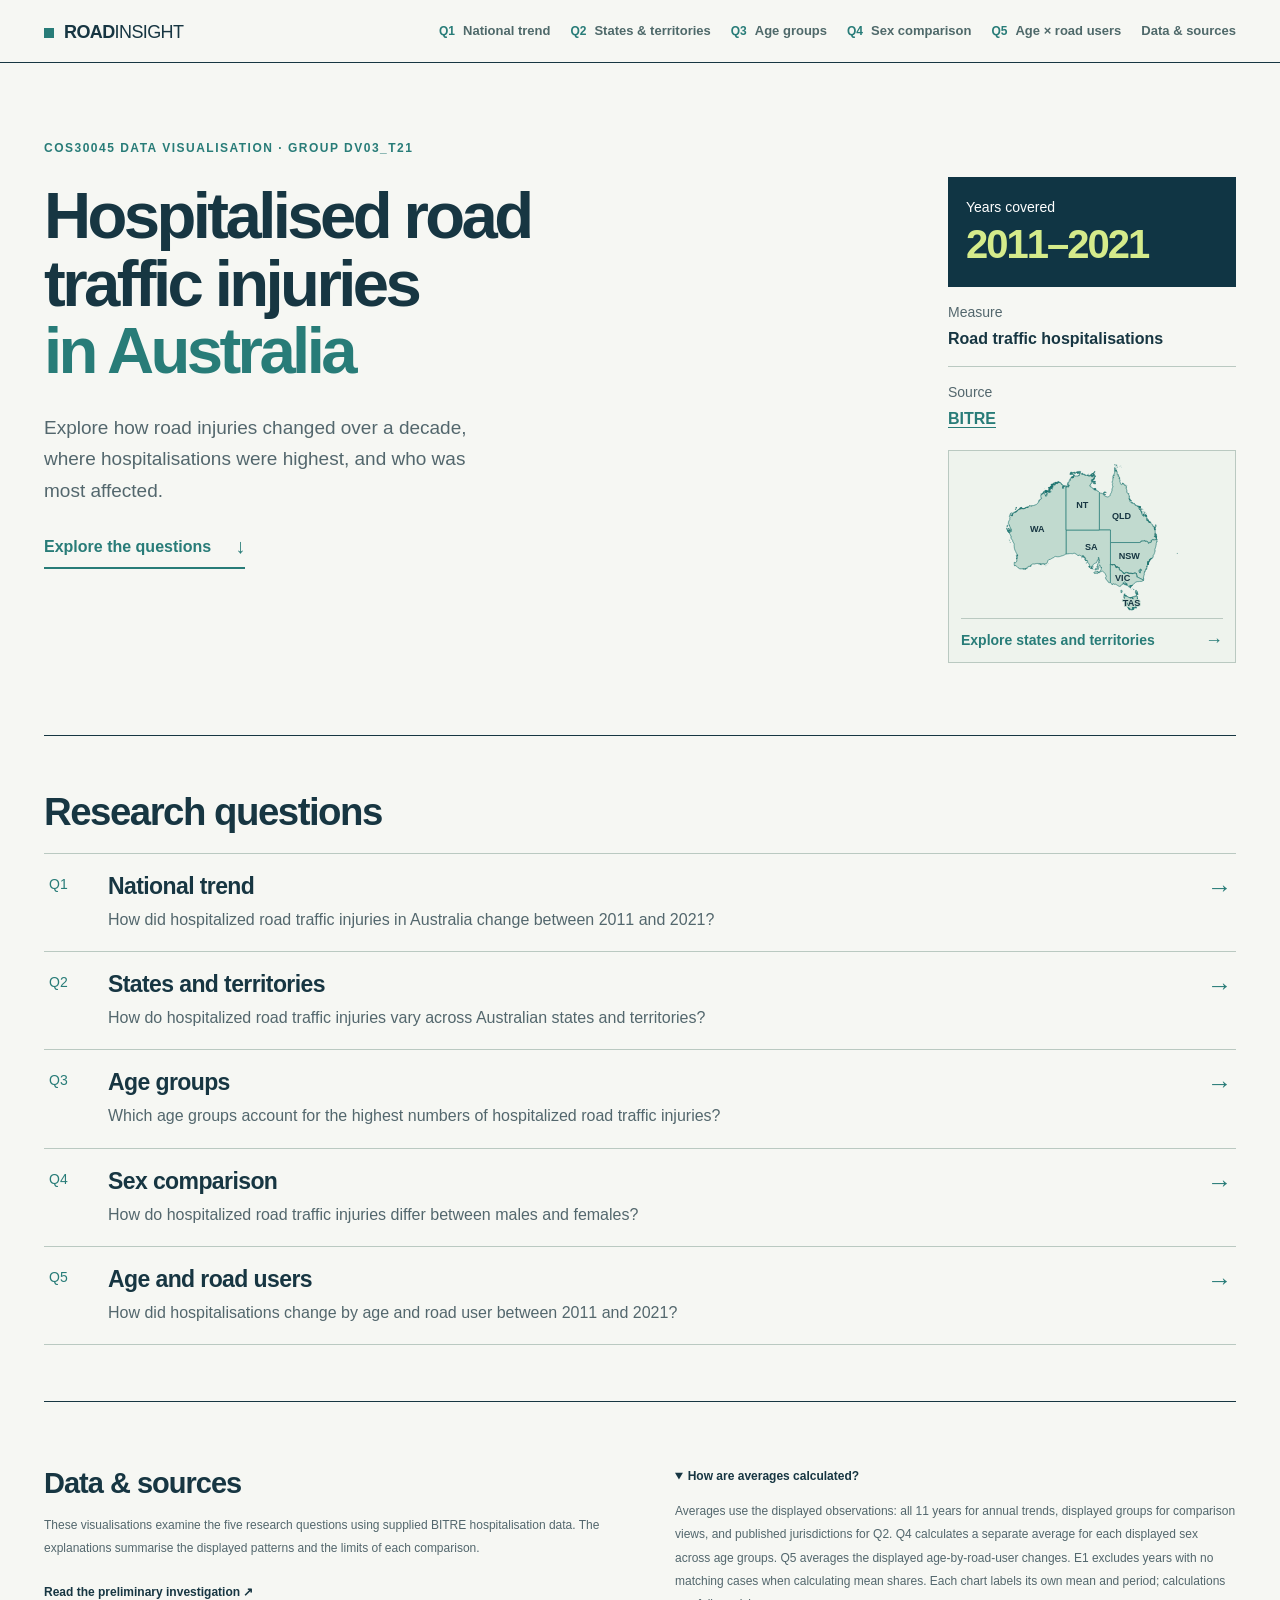
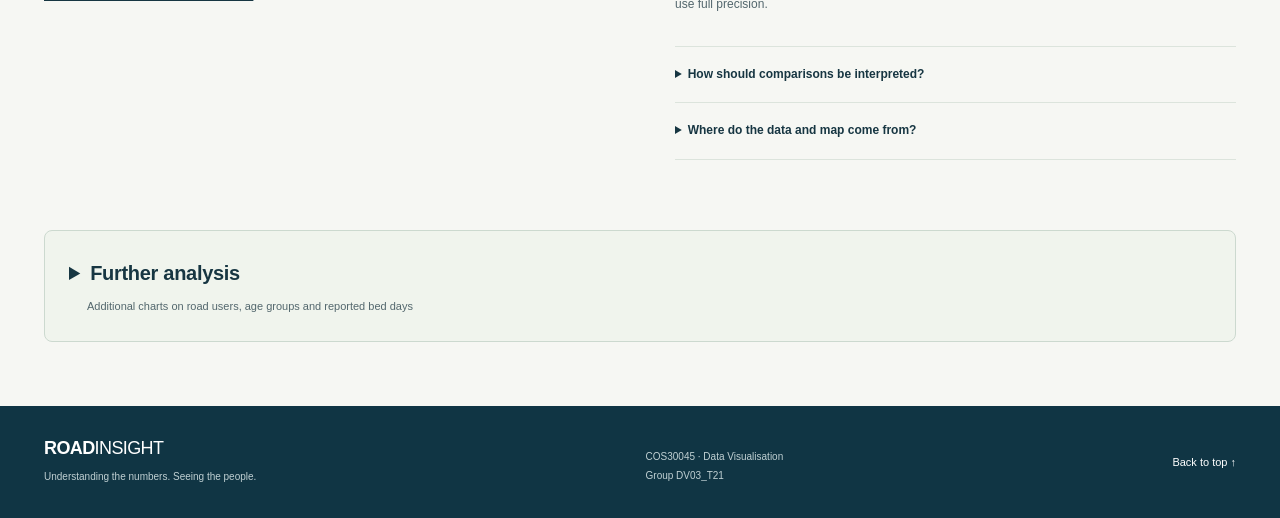
<file: index.html>
<!doctype html>
<html lang="en" data-asset-version="bff4a28940ac">
<head>
  <meta charset="utf-8">
  <meta name="viewport" content="width=device-width, initial-scale=1">
  <meta name="description" content="Explore five research questions about hospitalised road traffic injuries in Australia through interactive charts and an Australia map, using BITRE hospitalisation data.">
  <meta name="theme-color" content="#103544">
  <title>Road Injury Research | DV03_T21</title>
  <link rel="stylesheet" href="css/style.css?v=bff4a28940ac">
  <script src="assets/vendor/d3.v7.min.js?v=bff4a28940ac" defer></script>
  <script src="js/global-filters.js?v=bff4a28940ac" defer></script>
  <script src="js/d3-charts.js?v=bff4a28940ac" defer></script>
  <script src="js/main.js?v=bff4a28940ac" defer></script>
</head>
<body>
  <a class="skip-link" href="#main">Skip to research questions</a>
  <nav class="question-nav" aria-label="Research questions">
    <div class="wrap nav-inner">
      <a class="site-brand" href="#home" aria-label="Road Insight home"><span class="brand">ROAD<span>INSIGHT</span></span></a>
      <div class="nav-links">
        <a href="#q1"><span>Q1</span> National trend</a>
        <a href="#q2"><span>Q2</span> States &amp; territories</a>
        <a href="#q3"><span>Q3</span> Age groups</a>
        <a href="#q4"><span>Q4</span> Sex comparison</a>
        <a href="#q5"><span>Q5</span> Age × road users</a>
        <a href="#sources">Data &amp; sources</a>
      </div>
    </div>
  </nav>
  <header class="page-heading" id="home">
    <div class="wrap hero-layout">
      <div class="hero-copy">
        <p class="eyebrow">COS30045 DATA VISUALISATION · GROUP DV03_T21</p>
        <h1 class="hero-title">Hospitalised road<br> traffic injuries<br> <span>in Australia</span></h1>
        <p class="header-description">Explore how road injuries changed over a decade, where hospitalisations were highest, and who was most affected.</p>
        <a class="hero-link" href="#research-questions">Explore the questions <span aria-hidden="true">↓</span></a>
      </div>
      <aside class="hero-context" aria-label="About this research">
        <div class="hero-years"><span>Years covered</span><strong>2011–2021</strong></div>
        <dl class="hero-facts">
          <div><dt>Measure</dt><dd>Road traffic hospitalisations</dd></div>
          <div><dt>Source</dt><dd><a href="#sources">BITRE</a></dd></div>
        </dl>
        <a class="hero-map-link" href="#q2">
          <span class="hero-map-art" id="hero-map" aria-hidden="true"></span>
          <span class="hero-map-caption">Explore states and territories <span aria-hidden="true">→</span></span>
        </a>
      </aside>
    </div>
  </header>
  <main class="wrap" id="main">
    <section class="question-directory" id="research-questions" aria-labelledby="research-questions-title">
      <h2 id="research-questions-title">Research questions</h2>
      <ol class="question-list">
        <li><a href="#q1"><span class="question-number">Q1</span><div><h3>National trend</h3><p>How did hospitalized road traffic injuries in Australia change between 2011 and 2021?</p></div><span class="question-arrow" aria-hidden="true">→</span></a></li>
        <li><a href="#q2"><span class="question-number">Q2</span><div><h3>States and territories</h3><p>How do hospitalized road traffic injuries vary across Australian states and territories?</p></div><span class="question-arrow" aria-hidden="true">→</span></a></li>
        <li><a href="#q3"><span class="question-number">Q3</span><div><h3>Age groups</h3><p>Which age groups account for the highest numbers of hospitalized road traffic injuries?</p></div><span class="question-arrow" aria-hidden="true">→</span></a></li>
        <li><a href="#q4"><span class="question-number">Q4</span><div><h3>Sex comparison</h3><p>How do hospitalized road traffic injuries differ between males and females?</p></div><span class="question-arrow" aria-hidden="true">→</span></a></li>
        <li><a href="#q5"><span class="question-number">Q5</span><div><h3>Age and road users</h3><p>How did hospitalisations change by age and road user between 2011 and 2021?</p></div><span class="question-arrow" aria-hidden="true">→</span></a></li>
      </ol>
    </section>
    <noscript><p class="notice">Enable JavaScript to open the interactive questions. The original source workbooks are available below.</p></noscript>
    <div class="research-workspace" id="research-workspace" hidden>
      <a class="question-view-return" href="#research-questions">← All research questions</a>
      <div class="research-content">
    <section class="question-section" id="q1" aria-labelledby="heading-q1">
      <div class="question-heading"><p class="eyebrow">QUESTION 01 / NATIONAL TREND</p><h2 id="heading-q1">How did hospitalized road traffic injuries in Australia change between 2011 and 2021?</h2><p class="question-intro">Choose a year to highlight it in the 2011–2021 trend. Select a bar to compare its count with the average.</p></div>
      <div class="question-layout ">
        <div class="chart-frame">
      <p class="chart-filter-scope">2011–2021 · Source: BITRE</p><div class="chart-toolbar"><p class="chart-instruction"><span class="selection-dot"></span> Click or tap to highlight <span class="average-key">– – Average</span></p><label class="chart-year"><span>Year</span><select data-chart-year="q1" aria-label="Year for question 1" disabled><option value="all">All years</option></select></label></div>
      <div class="chart-host" id="chart-q1" data-chart="q1" aria-label="Annual hospitalisations · Australia · 2011–2021"><p class="loading-message">Loading interactive chart…</p></div>

      <p class="chart-caption">Annual hospitalisations · Australia · 2011–2021 · Source: BITRE</p>
    </div>
        <aside class="explanation-panel" aria-label="Chart analysis"><h3 class="analysis-title">Chart Analysis</h3><p class="analysis-kicker">Key finding · 2011–2021</p><div class="selection-insight"><p class="selection-insight-label"><span aria-hidden="true">●</span> SELECTED DETAIL</p><div class="chart-readout" id="readout-q1" aria-live="polite" aria-atomic="true">Select a mark to explore its value.</div></div><div class="chart-explanation" data-explanation-key="q1"><p>Hospitalisations for road traffic injuries increased from 34,033 in 2011 to 39,505 in 2021, an overall rise of 16.1%. The highest annual count was 39,866 in 2019. Counts fell to 37,966 in 2020 before increasing again in 2021.</p><p>The dashed line shows the annual average of 37,353.1 hospitalisations across the 11 years. The figures show a generally upward trend with a decline in 2020; they do not establish what caused the changes.</p></div></aside>
        <div class="data-disclosure question-tools">
          <button type="button" class="download-data" data-download="q1">Download CSV</button>
          <details><summary>View chart data</summary><div class="data-table-wrap" id="table-q1"></div></details>
          <nav class="question-pager" aria-label="Navigate from question 1">
            <a href="#research-questions">← Back · Research questions</a>
            <a href="#q2">Next · Q2 →</a>
          </nav>
        </div>
      </div>
    </section><section class="question-section" id="q2" aria-labelledby="heading-q2">
      <div class="question-heading"><p class="eyebrow">QUESTION 02 / STATES &amp; TERRITORIES</p><h2 id="heading-q2">How do hospitalized road traffic injuries vary across Australian states and territories?</h2><p class="question-intro">Compare published hospitalisation counts across Australian states and territories for 2011–2021.</p></div>
      <div class="question-layout">
        <div class="chart-frame">
      <p class="chart-filter-scope">2011–2021 · Source: BITRE</p><div class="chart-toolbar"><p class="chart-instruction"><span class="selection-dot"></span> Click or tap to highlight <span class="average-key">– – Average</span></p><label class="chart-year"><span>Year</span><select data-chart-year="q2" aria-label="Year for question 2" disabled><option value="all">All years</option></select></label></div>
      <div class="chart-host" id="chart-q2" data-chart="q2" aria-label="Hospitalisations by state and territory · 2021"><p class="loading-message">Loading interactive chart…</p></div>

      <p class="chart-caption">Hospitalisations by state and territory · 2021 · Source: BITRE</p>
    </div>
        <aside class="explanation-panel" aria-label="Chart analysis"><h3 class="analysis-title">Chart Analysis</h3><p class="analysis-kicker">Key finding · 2011–2021</p><div class="selection-insight"><p class="selection-insight-label"><span aria-hidden="true">●</span> SELECTED DETAIL</p><div class="chart-readout" id="readout-q2" aria-live="polite" aria-atomic="true">Select a mark to explore its value.</div></div><div class="chart-explanation" data-explanation-key="q2"><p>In 2021, Victoria recorded 11,130 hospitalisations, followed by Queensland with 10,447 and New South Wales with 9,003. Together, these jurisdictions accounted for 77.4% of the national count. The Northern Territory and Australian Capital Territory recorded 710 and 740 respectively.</p><p>Darker map shading represents a higher count. These totals are not adjusted for population or travel exposure, so differences between jurisdictions should not be interpreted as differences in individual risk.</p></div></aside>
        <div class="data-disclosure question-tools">
          <button type="button" class="download-data" data-download="q2">Download CSV</button>
          <details><summary>View chart data</summary><div class="data-table-wrap" id="table-q2"></div></details>
          <nav class="question-pager" aria-label="Navigate from question 2">
            <a href="#q1">← Back · Q1</a>
            <a href="#q3">Next · Q3 →</a>
          </nav>
        </div>
      </div>
    </section><section class="question-section" id="q3" aria-labelledby="heading-q3">
      <div class="question-heading"><p class="eyebrow">QUESTION 03 / AGE GROUPS</p><h2 id="heading-q3">Which age groups account for the highest numbers of hospitalized road traffic injuries?</h2></div>
      <div class="question-layout">
        <div class="chart-frame">
      <p class="chart-filter-scope">2011–2021 · Source: BITRE</p>
      <div class="q3-age-buttons" id="q3-age-buttons" role="group" aria-label="Explore a road-user breakdown by age" hidden></div>
      <div class="chart-toolbar"><p class="chart-instruction"><span class="selection-dot"></span> Click or tap to highlight <span class="average-key">– – Average</span></p><label class="chart-year"><span>Year</span><select data-chart-year="q3" aria-label="Year for question 3" disabled><option value="all">All years</option></select></label></div>
      <div class="chart-host" id="chart-q3" data-chart="q3" aria-label="Hospitalisations by age group · 2021"><p class="loading-message">Loading interactive chart…</p></div>

      <p class="chart-caption">Hospitalisations by age group · 2021 · Source: BITRE</p>
    </div>
        <aside class="explanation-panel" aria-label="Chart analysis"><h3 class="analysis-title">Chart Analysis</h3><p class="analysis-kicker" id="q3-analysis-period">Key finding · 2021</p><div class="selection-insight"><p class="selection-insight-label"><span aria-hidden="true">●</span> SELECTED DETAIL</p><div class="chart-readout" id="readout-q3" aria-live="polite" aria-atomic="true">Select a mark to explore its value.</div></div><p class="explanation-context">The explanation follows the selected chart view.</p><div class="chart-explanation" data-explanation-key="q3"><p>In 2021, people aged 40–64 recorded the highest count at 13,026 hospitalisations, followed by those aged 26–39 with 9,423 and 17–25 with 8,010. Together, these groups accounted for 77.1% of the national count.</p><p>The age bands have unequal widths. Counts describe the distribution of hospitalisations across the reported groups and do not measure age-specific risk.</p></div></aside>
        <div class="data-disclosure question-tools">
          <button type="button" class="download-data" data-download="q3">Download CSV</button>
          <details><summary>View chart data</summary><div class="data-table-wrap" id="table-q3"></div></details>
          <nav class="question-pager" aria-label="Navigate from question 3">
            <a href="#q2">← Back · Q2</a>
            <a href="#q4">Next · Q4 →</a>
          </nav>
        </div>
      </div>
    </section><section class="question-section" id="q4" aria-labelledby="heading-q4">
      <div class="question-heading"><p class="eyebrow">QUESTION 04 / SEX COMPARISON</p><h2 id="heading-q4">How do hospitalized road traffic injuries differ between males and females?</h2><p class="question-intro">Compare male and female hospitalisation counts across age groups from 2011 to 2021. Male bars extend left and female bars extend right.</p></div>
      <div class="question-layout ">
        <div class="chart-frame">

      <p class="chart-filter-scope">2011–2021 · Source: BITRE</p><div class="chart-toolbar"><p class="chart-instruction"><span class="selection-dot"></span> Click or tap to highlight <span class="average-key">– – Average</span></p><label class="chart-year"><span>Year</span><select data-chart-year="q4" aria-label="Year for question 4" disabled><option value="all">All years</option></select></label></div>
      <div class="chart-host" id="chart-q4" data-chart="q4" aria-label="Hospitalisations by age group and sex"><p class="loading-message">Loading interactive chart…</p></div>

      <p class="chart-caption">Hospitalisations by age group and sex · Source: BITRE</p>
    </div>
        <aside class="explanation-panel" aria-label="Chart analysis"><h3 class="analysis-title">Chart Analysis</h3><p class="analysis-kicker">Key finding · 2011–2021</p><div class="selection-insight"><p class="selection-insight-label"><span aria-hidden="true">●</span> SELECTED DETAIL</p><div class="chart-readout" id="readout-q4" aria-live="polite" aria-atomic="true">Select a mark to explore its value.</div></div><p class="explanation-context">The mirrored bars compare male and female counts across age groups for 2011–2021.</p><div class="chart-explanation" data-explanation-key="q4"><p>Across 2011–2021, males recorded 266,763 hospitalisations and females recorded 144,106. Males accounted for 64.9% of the combined male and female count. A further 15 cases were recorded as Other / not recorded and are excluded from the male/female comparison.</p><p>The mirrored bars compare male and female counts within each age group, making the size of the difference easier to see. Counts are not adjusted for population size or travel exposure and do not measure individual risk.</p></div></aside>
        <div class="data-disclosure question-tools">
          <button type="button" class="download-data" data-download="q4">Download CSV</button>
          <details><summary>View chart data</summary><div class="data-table-wrap" id="table-q4"></div></details>
          <nav class="question-pager" aria-label="Navigate from question 4">
            <a href="#q3">← Back · Q3</a>
            <a href="#q5">Next · Q5 →</a>
          </nav>
        </div>
      </div>
    </section><section class="question-section" id="q5" aria-labelledby="heading-q5">
      <div class="question-heading"><p class="eyebrow">QUESTION 05 / AGE &amp; ROAD USERS</p><h2 id="heading-q5">How did hospitalisations change by age and road user between 2011 and 2021?</h2><p class="question-intro">Choose a year to compare hospitalisations with 2011 for each age and road-user group. Positive values indicate increases; negative values indicate decreases.</p></div>
      <div class="question-layout ">
        <div class="chart-frame">
      <p class="chart-filter-scope">2011–2021 · Source: BITRE</p><div class="chart-toolbar"><p class="chart-instruction"><span class="selection-dot"></span> Click or tap to highlight <span class="average-key">– – Average</span></p><label class="chart-year"><span>Comparison year</span><select data-chart-year="q5" aria-label="Comparison year for question 5" disabled><option value="all">2011–2021</option></select></label></div>
      <div class="chart-host" id="chart-q5" data-chart="q5" aria-label="Change in hospitalisations by age and road user · 2021 minus 2011"><p class="loading-message">Loading interactive chart…</p></div>

      <p class="chart-caption">Change in hospitalisations · 2021 minus 2011 · Source: BITRE</p>
    </div>
        <aside class="explanation-panel" aria-label="Chart analysis"><h3 class="analysis-title">Chart Analysis</h3><p class="analysis-kicker">Key finding · 2011–2021</p><div class="selection-insight"><p class="selection-insight-label"><span aria-hidden="true">●</span> SELECTED DETAIL</p><div class="chart-readout" id="readout-q5" aria-live="polite" aria-atomic="true">Select a mark to explore its value.</div></div><div class="chart-explanation" data-explanation-key="q5"><p>Between 2011 and 2021, the largest increase shown was 1,376 hospitalisations among cyclists aged 40–64. Cyclist counts also increased among people aged 65–74 and 75 and over. Pedestrians aged 17–25 recorded the largest decrease, with 194 fewer hospitalisations.</p><p>Each cell shows the later-year count minus the 2011 count. The color scale distinguishes increases from decreases. These changes are not adjusted for population ageing or travel exposure.</p></div></aside>
      </div>
      <section class="q5-trend-detail" id="q5-trend-detail" aria-labelledby="q5-trend-title" hidden>
        <div class="q5-trend-panel">
          <h3 id="q5-trend-title">How did this group change over time?</h3>
          <p id="q5-trend-context" aria-live="polite"></p>
          <div id="q5-trend"></div>
          <p class="q5-trend-note">Select a heatmap cell to change the group. The dashed line marks zero change from 2011.</p>
        </div>
        <div class="q5-trend-panel">
          <h3 id="q5-comparison-title">Compare hospitalisations</h3>
          <p id="q5-comparison-context"></p>
          <table class="q5-comparison" aria-labelledby="q5-comparison-title q5-comparison-context">
            <thead><tr><th scope="col">Road user</th><th scope="col">2011 baseline</th><th scope="col" id="q5-comparison-year"></th><th scope="col">Change</th></tr></thead>
            <tbody id="q5-comparison-rows"></tbody>
          </table>
          <p class="q5-trend-note">Change is the comparison-year count minus the 2011 count.</p>
        </div>
      </section>
      <div class="data-disclosure question-tools">
        <button type="button" class="download-data" data-download="q5">Download CSV</button>
        <details><summary>View chart data</summary><div class="data-table-wrap" id="table-q5"></div></details>
        <nav class="question-pager" aria-label="Navigate from question 5">
          <a href="#q4">← Back · Q4</a>
          <a href="#sources">Next · Data &amp; sources →</a>
        </nav>
      </div>
    </section>
      </div>
    </div>
    <section class="sources-section" id="sources" aria-labelledby="sources-title"><div><h2 id="sources-title">Data &amp; sources</h2><p>These visualisations examine the five research questions using supplied BITRE hospitalisation data. The explanations summarise the displayed patterns and the limits of each comparison.</p><a class="text-link" href="Yibo%20data/Preliminary%20Investigation%20and%20Sorting%20of%20Projects.pdf" target="_blank" rel="noopener">Read the preliminary investigation ↗</a></div><div>
      <details open><summary>How are averages calculated?</summary><p>Averages use the displayed observations: all 11 years for annual trends, displayed groups for comparison views, and published jurisdictions for Q2. Q4 calculates a separate average for each displayed sex across age groups. Q5 averages the displayed age-by-road-user changes. E1 excludes years with no matching cases when calculating mean shares. Each chart labels its own mean and period; calculations use full precision.</p></details>
      <details><summary>How should comparisons be interpreted?</summary><p>These are counts and shares, rather than population-standardised or exposure-adjusted risks. Age bands have unequal widths. The map labels suppressed values as not published. Jurisdiction totals can differ from national totals because of unrecorded or migratory/offshore residence. Q4 compares male and female counts; Other / not recorded cases are disclosed separately and are not included in the mirrored comparison. Bed days measure hospital resource use and are not a direct measure of injury severity.</p><p>The source notes a series break for Victoria from 2012 and New South Wales from June 2017. These changes should be considered when interpreting national trends.</p></details>
      <details><summary>Where do the data and map come from?</summary><ul class="source-links"><li><a href="Yibo%20data/Dataset/hospitalisation_injury_publication_sep2023.xlsx" download>National hospitalisation workbook <span>XLSX ↓</span></a></li><li><a href="Yibo%20data/Dataset/state-and-territory-hospitalisation-injury-publication-2023.xlsx" download>State & territory workbook <span>XLSX ↓</span></a></li><li><a href="data/global-data.json" download>Shared filter values and source references <span>JSON ↓</span></a></li><li><a href="https://github.com/rowanhogan/australian-states" target="_blank" rel="noopener">Australian state boundaries ↗</a></li></ul><p>Chart values are extracted from the supplied workbooks. “Vehicle occupants” combines car, heavy-transport, pick-up/van and bus occupants. Map geometry is used only to draw boundaries; hospitalisation values come from the supplied BITRE workbook.</p></details>
      </div>
    <details class="supplementary" id="further-analysis"><summary>Further analysis <span>Additional charts on road users, age groups and reported bed days</span></summary><div class="supplementary-content"><article class="question-section supplementary-question" id="e1" aria-labelledby="heading-e1"><div class="question-heading"><p class="eyebrow">E1 / FURTHER ANALYSIS</p><h3 id="heading-e1">How did the share of hospitalisations change across road-user groups?</h3></div><div class="question-layout"><div class="chart-frame">
      <p class="chart-filter-scope">2011–2021 · Source: BITRE</p><div class="chart-toolbar"><p class="chart-instruction"><span class="selection-dot"></span> Click or tap to highlight <span class="average-key">– – Average</span></p><button type="button" class="reset-chart" data-reset="e1">Reset selection</button></div>
      <div class="chart-host" id="chart-e1" data-chart="e1" aria-label="Road-user share of national hospitalisations (%) · 2011–2021"><p class="loading-message">Loading interactive chart…</p></div>
      <div class="chart-readout" id="readout-e1" aria-live="polite" aria-atomic="true">Select a mark to explore its value.</div>
      <p class="chart-caption">Road-user share of national hospitalisations (%) · 2011–2021 · Source: BITRE</p>
      <details class="data-disclosure"><summary>View values and download data</summary><div class="data-table-wrap" id="table-e1"></div><button type="button" class="download-data" data-download="e1">Download CSV ↓</button></details>
    </div><aside class="explanation-panel"><p class="eyebrow">CHART ANALYSIS</p><div class="chart-explanation" data-explanation-key="e1"><p>The cyclist share of hospitalisations rose from 15.8% in 2011 to 21.9% in 2020, before falling to 20.7% in 2021. The 2021 share remained above both 2011 and 2019, when it was 18.3%.</p><p>Over the same period, the vehicle-occupant share fell from approximately 52.0% to 49.4%, while the motorcyclist share remained around 22–23%. A change in share reflects a group's position within the annual total and does not necessarily mean its count changed in the same direction.</p></div></aside></div></article><article class="question-section supplementary-question" id="e3a" aria-labelledby="heading-e3a"><div class="question-heading"><p class="eyebrow">E3A / FURTHER ANALYSIS</p><h3 id="heading-e3a">Do road users with more hospitalisations also account for more bed days?</h3></div><div class="question-layout"><div class="chart-frame">
      <p class="chart-filter-scope">2011–2021 · Source: BITRE</p><div class="chart-toolbar"><p class="chart-instruction"><span class="selection-dot"></span> Click or tap to highlight <span class="average-key">– – Average</span></p><button type="button" class="reset-chart" data-reset="e3a">Reset selection</button></div>
      <div class="chart-host" id="chart-e3a" data-chart="e3a" aria-label="Shares of hospitalisations and bed days (%) · 2016–2021"><p class="loading-message">Loading interactive chart…</p></div>
      <div class="chart-readout" id="readout-e3a" aria-live="polite" aria-atomic="true">Select a mark to explore its value.</div>
      <p class="chart-caption">Shares of hospitalisations and bed days (%) · 2016–2021 · Source: BITRE</p>
      <details class="data-disclosure"><summary>View values and download data</summary><div class="data-table-wrap" id="table-e3a"></div><button type="button" class="download-data" data-download="e3a">Download CSV ↓</button></details>
    </div><aside class="explanation-panel"><p class="eyebrow">CHART ANALYSIS</p><div class="chart-explanation" data-explanation-key="e3a"><p>During 2016–2021, cyclists accounted for 19.02% of hospitalisations but 11.13% of bed days. Pedestrians accounted for 6.49% of hospitalisations and 13.14% of bed days, while motorcyclists accounted for 22.27% and 25.02% respectively.</p><p>A higher bed-day share than hospitalisation share indicates a longer average hospital stay relative to the overall average. Bed days measure hospital resource use; they do not provide a complete measure of injury severity because length of stay also depends on treatment, other health conditions, and discharge arrangements.</p></div></aside></div></article><article class="question-section supplementary-question" id="e3b" aria-labelledby="heading-e3b"><div class="question-heading"><p class="eyebrow">E3B / FURTHER ANALYSIS</p><h3 id="heading-e3b">Do age groups with more hospitalisations also account for more bed days?</h3></div><div class="question-layout"><div class="chart-frame">
      <p class="chart-filter-scope">2011–2021 · Source: BITRE</p><div class="chart-toolbar"><p class="chart-instruction"><span class="selection-dot"></span> Click or tap to highlight <span class="average-key">– – Average</span></p><button type="button" class="reset-chart" data-reset="e3b">Reset selection</button></div>
      <div class="chart-host" id="chart-e3b" data-chart="e3b" aria-label="Shares of hospitalisations and bed days (%) · 2016–2021"><p class="loading-message">Loading interactive chart…</p></div>
      <div class="chart-readout" id="readout-e3b" aria-live="polite" aria-atomic="true">Select a mark to explore its value.</div>
      <p class="chart-caption">Shares of hospitalisations and bed days (%) · 2016–2021 · Source: BITRE</p>
      <details class="data-disclosure"><summary>View values and download data</summary><div class="data-table-wrap" id="table-e3b"></div><button type="button" class="download-data" data-download="e3b">Download CSV ↓</button></details>
    </div><aside class="explanation-panel"><p class="eyebrow">CHART ANALYSIS</p><div class="chart-explanation" data-explanation-key="e3b"><p>During 2016–2021, people aged 40–64 accounted for the largest shares of hospitalisations (32.82%) and bed days (34.17%). People aged 65–74 accounted for 7.31% of hospitalisations and 11.18% of bed days; those aged 75 and over accounted for 6.23% and 13.29% respectively.</p><p>The larger bed-day shares among older groups indicate longer average hospital stays relative to the overall average. By comparison, people aged 8–16 accounted for 6.61% of hospitalisations and 3.53% of bed days. These differences describe hospital resource use and should not be treated as direct measures of injury severity.</p></div></aside></div></article></div></details>
    </section>
  </main>
  <footer class="site-footer"><div class="wrap footer-inner"><div><span class="brand">ROAD<span>INSIGHT</span></span><p>Understanding the numbers. Seeing the people.</p></div><p>COS30045 · Data Visualisation<br>Group DV03_T21</p><a href="#" class="back-top">Back to top ↑</a></div></footer>
</body>
</html>
</file>
<file: css/style.css>
/* Theme and base elements. */
:root {
  color-scheme: light;
  font-family: "Segoe UI", Arial, sans-serif;
  color: #173642; background: #f6f7f3;
  --ink: #173642; --muted: #53676d; --line: #dce4dc;
  --teal: #287c78; --orange: #d35c27; --lime: #d5eb8b;
}
* { box-sizing: border-box; }
html { scroll-behavior: smooth; scroll-padding-top: 94px; }
body { margin: 0; }
button, input { font: inherit; }
button, summary { cursor: pointer; }
a { color: inherit; }
button:focus-visible, a:focus-visible, summary:focus-visible { outline: 3px solid #bd571e; outline-offset: 5px; }
/* Page layout and header. */
.wrap { width: min(1280px, calc(100% - 88px)); margin-inline: auto; }
.skip-link { position: absolute; top: -80px; left: 20px; z-index: 30; padding: 14px; color: white; background: var(--ink); }
.skip-link:focus { top: 10px; }
.page-heading { padding: 76px 0 72px; color: var(--ink); }
.hero-layout { display: grid; grid-template-columns: minmax(0, 1fr) 288px; gap: 76px; align-items: start; }
.hero-copy { min-width: 0; }
.brand { font-size: 18px; font-weight: 800; letter-spacing: -.6px; white-space: nowrap; }
.brand > span { font-weight: 350; }
.eyebrow { font-size: 10px; font-weight: 700; letter-spacing: 1.55px; line-height: 1.6; margin: 0 0 16px; }
.page-heading .eyebrow { color: var(--teal); font-size: 12px; letter-spacing: 1.5px; margin-bottom: 24px; }
.page-heading .hero-title { margin: 0; font-size: clamp(48px, 5.1vw, 82px); line-height: 1.03; letter-spacing: -.055em; font-weight: 750; }
.hero-title > span { color: var(--teal); }
.page-heading .header-description { max-width: 440px; font-size: 19px; line-height: 1.65; color: var(--muted); margin: 28px 0 20px; }
.hero-link { display: inline-flex; align-items: center; gap: 24px; border-bottom: 2px solid var(--teal); padding: 9px 0; color: var(--teal); font-size: 16px; font-weight: 650; text-decoration: none; }
.hero-link:hover { color: var(--orange); border-color: var(--orange); }
.hero-link span { font-size: 20px; }
.hero-context { padding-top: 38px; }
.hero-years { padding: 20px 18px; background: #103544; color: white; }
.hero-years > span { display: block; font-size: 14px; line-height: 1.5; }
.hero-years > strong { display: block; margin-top: 3px; color: var(--lime); font-size: 40px; line-height: 1.15; font-weight: 750; letter-spacing: -2px; }
.hero-facts { margin: 0; }
.hero-facts > div { padding: 15px 0; }
.hero-facts > div + div { border-top: 1px solid #bac9c1; }
.hero-facts dt { font-size: 14px; line-height: 1.5; color: var(--muted); }
.hero-facts dd { margin: 4px 0 0; font-size: 16px; line-height: 1.5; font-weight: 650; }
.hero-facts a { color: var(--teal); text-underline-offset: 3px; }
.hero-map-link {
  display: block;
  min-width: 0;
  margin-top: 4px;
  padding: 10px 12px 0;
  border: 1px solid #bac9c1;
  background: #eef3ed;
  text-decoration: none;
}
.hero-map-link:hover { border-color: var(--teal); background: #e8f2ea; }
.hero-map-art:not([hidden]) { display: block; aspect-ratio: 288 / 172; max-width: 320px; margin-inline: auto; }
.hero-map-art svg { display: block; width: 100%; height: auto; }
.hero-map-art path { fill: #c1dacf; stroke: var(--teal); stroke-width: .75px; stroke-linejoin: round; }
.hero-map-art text { fill: var(--ink); font-size: 10px; font-weight: 650; paint-order: stroke; stroke: #c1dacf; stroke-width: 2px; }
.hero-map-caption {
  display: flex;
  align-items: center;
  justify-content: space-between;
  gap: 10px;
  min-height: 44px;
  border-top: 1px solid #bac9c1;
  color: var(--teal);
  font-size: 14px;
  font-weight: 650;
}
.hero-map-caption > span { font-size: 18px; }
.question-directory { padding: 52px 0 56px; border-top: 1px solid var(--ink); border-bottom: 1px solid var(--ink); scroll-margin-top: 24px; }
.question-directory > h2 { font-size: clamp(30px, 3vw, 40px); font-weight: 700; letter-spacing: -1.5px; margin-bottom: 18px; }
.question-list { list-style: none; margin: 0; padding: 0; }
.question-list li { border-top: 1px solid #bac9c1; }
.question-list li:last-child { border-bottom: 1px solid #bac9c1; }
.question-list a { display: grid; grid-template-columns: 44px minmax(0, 1fr) 24px; gap: 15px; align-items: start; padding: 18px 5px; text-decoration: none; }
.question-list a:hover { background: #edf1e8; }
.question-number { color: var(--teal); font-size: 14px; line-height: 1.8; }
.question-list h3 { font-size: 23px; font-weight: 700; line-height: 1.3; letter-spacing: -.6px; }
.question-list p { max-width: 760px; margin: 5px 0 0; color: var(--muted); font-size: 16px; line-height: 1.65; }
.question-arrow { color: var(--teal); font-size: 25px; line-height: 1.2; }
.question-list a:hover h3, .question-list a:hover .question-arrow { color: var(--orange); }
.question-section { padding-block: 56px; border-bottom: 1px solid var(--line); }
.question-heading { max-width: 860px; margin-bottom: 28px; }
.question-heading .eyebrow { color: #557060; margin-bottom: 12px; }
h2, h3 { font-size: clamp(26px, 2.6vw, 36px); line-height: 1.23; letter-spacing: -1px; font-weight: 600; margin: 0; }
.question-intro { color: var(--muted); font-size: 13px; line-height: 1.85; margin: 16px 0 0; max-width: 700px; }
.question-layout { display: grid; grid-template-columns: minmax(0, 2.25fr) minmax(240px, 1fr); gap: 24px; align-items: start; }
/* Chart containers and filter controls. */
.chart-frame { padding: 22px; border: 1px solid var(--line); border-radius: 10px; background: white; min-width: 0; }
.chart-toolbar { display: flex; justify-content: space-between; align-items: center; gap: 14px; margin-bottom: 15px; }
.chart-instruction { color: var(--muted); font-size: 10px; margin: 0; line-height: 1.8; display: flex; align-items: center; flex-wrap: wrap; gap: 7px; }
.selection-dot { display: inline-block; width: 7px; height: 7px; border-radius: 50%; background: var(--orange); }
.average-key { margin-left: 9px; color: #785c22; }
.reset-chart, .download-data { border: 1px solid var(--line); background: #f6f8f3; color: var(--ink); border-radius: 5px; padding: 8px 10px; font-size: 10px; white-space: nowrap; }
.reset-chart:hover, .download-data:hover { border-color: var(--teal); background: #edf4e9; }
.chart-host { min-height: 280px; position: relative; }
.chart-filter-scope { font-size: 13px; line-height: 1.6; color: #405e52; padding: 10px 12px; margin: 0 0 16px; background: #f1f6f1; border-radius: 4px; overflow-wrap: anywhere; }
.empty-message { color: var(--muted); font-size: 15px; line-height: 1.8; padding: 24px 16px; background: #f3f6f2; border-radius: 5px; }
button:disabled { opacity: .6; cursor: default; }
.explanation-context { font-size: 13px; line-height: 1.7; color: #405841; padding-bottom: 12px; border-bottom: 1px solid #d6dfcc; }
.peak-year { fill: #b47432; }
.peak-label { font-size: 12px; font-weight: 700; fill: #86501b; pointer-events: none; }
.highlighted-year-label { fill: var(--orange); font-weight: 750; }
.zero-year-highlight { stroke: var(--orange); stroke-width: 4px; pointer-events: none; }
/* Chart marks, axes, legends, and explanations. */
.chart-host svg { width: 100%; height: auto; display: block; overflow: visible; font-family: inherit; }
.chart-host .axis { color: #63757b; font-size: 11px; }
.axis .domain { stroke: #bac8c5; }
.axis line { stroke: #d6dfdc; }
.axis-title { font-size: 11px; fill: #53676d; }
.grid .domain { display: none; }
.grid line { stroke: #edf1eb; }
.grid text { fill: #63757b; font-size: 11px; }
rect.mark { stroke: #174e4c; stroke-width: 1px; vector-effect: non-scaling-stroke; }
.mark:where(:not(.map-state, .map-act-target, .heatmap-cell)):is(:hover, :focus-visible, .is-selected) { fill: var(--orange) !important; stroke: #7d300e; stroke-width: 2.5px; outline: none; }
.chart-point:hover, .chart-point:focus-visible, .chart-point.is-selected { r: 7; }
.average-line { stroke: #88651f; stroke-width: 1.5px; stroke-dasharray: 6 5; pointer-events: none; }
.average-label { fill: #785c22; font-size: 11px; font-weight: 650; paint-order: stroke; stroke: white; stroke-width: 4px; stroke-linejoin: round; pointer-events: none; }
.value-label { font-size: 11px; fill: #344e55; pointer-events: none; }
.chart-readout { margin-top: 20px; padding: 14px 16px; border-radius: 6px; background: #edf4ee; color: #284e43; font-size: 12px; line-height: 1.8; min-height: 82px; border-left: 3px solid #7e9e78; }
.chart-readout.has-selection { background: #fff1e8; color: #783e21; border-left-color: var(--orange); }
.chart-readout strong { color: inherit; font-weight: 700; }
.readout-label { display: block; font-size: 10px; letter-spacing: .7px; text-transform: uppercase; margin-bottom: 4px; }
.chart-caption { border-top: 1px solid #e7ece6; padding-top: 13px; font-size: 10px; color: var(--muted); line-height: 1.8; margin: 18px 0 0; }
.chart-note { font-size: 10px; color: var(--muted); line-height: 1.85; margin: 9px 0 0; }
.chart-legend { display: flex; gap: 14px; flex-wrap: wrap; margin: 12px 0 0; }
.chart-legend > span { font-size: 10px; display: inline-flex; align-items: center; gap: 6px; color: var(--muted); }
.legend-swatch { display: inline-block; width: 11px; height: 8px; border-radius: 2px; }
.explanation-panel { background: #edf1e8; border: 1px solid #e0e6d8; border-radius: 9px; padding: 25px; }
.explanation-panel > .eyebrow { color: #4c694b; padding-bottom: 13px; border-bottom: 1px solid #d6dfcc; }
.chart-explanation { color: #405841; font-size: 12px; line-height: 1.95; }
.chart-explanation p { margin: 0 0 14px; }
.chart-explanation p:last-child { margin-bottom: 0; }
.chart-tooltip { display: none; position: absolute; z-index: 4; background: #103544; color: white; border-radius: 5px; padding: 9px 12px; max-width: min(260px, 90%); pointer-events: none; font-size: 11px; line-height: 1.6; box-shadow: 0 3px 14px #0002; }
.chart-tooltip > div + div { margin-top: 4px; }
.map-label { fill: #173642; font-size: 12px; font-weight: 700; pointer-events: none; paint-order: stroke; stroke: #fff; stroke-width: 3px; stroke-linejoin: round; }
.map-value { font-size: 10px; font-weight: 500; }
.map-water { fill: #f1f6f6; }
.map-state { stroke: white; stroke-width: 1.4px; stroke-linejoin: round; }
#chart-q2 :is(.map-state, .map-act-target) { transition-property: opacity, stroke, filter; }
#chart-q2 :is(.map-state, .map-act-target):is(:hover, :focus-visible, .is-selected) {
  stroke: var(--orange);
  stroke-width: 3px;
  opacity: 1;
  outline: none;
}
#chart-q2.has-map-selection :is(.map-state, .map-act-target):not(.is-selected, :hover, :focus-visible) { opacity: .58; }
.map-callout { stroke: #6e8487; stroke-width: 1px; fill: none; pointer-events: none; }
.map-region-list { display: grid; grid-template-columns: repeat(4, 1fr); gap: 7px; margin-top: 12px; }
.map-region-list button { font-size: 10px; color: var(--ink); background: #f2f6f3; border: 1px solid #dde7df; border-radius: 4px; padding: 9px 4px; }
.map-region-list button:hover, .map-region-list button[aria-pressed="true"] { background: #fff0e6; border-color: var(--orange); color: #873b17; }
.map-legend { display: flex; align-items: center; gap: 10px; margin-top: 12px; font-size: 10px; color: var(--muted); }
.map-gradient { flex: 1; max-width: 190px; height: 8px; border-radius: 4px; background: linear-gradient(to right, #dcf0e4, #176563); }
.heatmap-title { fill: #515151; font-size: 13px; font-weight: 650; }
.heatmap-legend-label { fill: #514c40; font-size: 10px; }
.original-heatmap .heatmap-cell:is(:hover, :focus-visible, .is-selected) { stroke: var(--ink); stroke-width: 3px; outline: none; }
.original-heatmap .heatmap-cell { transition-property: stroke, filter; }
.original-heatmap .is-cell-axis text { fill: var(--ink); font-weight: 750; text-decoration: underline; }
.original-heatmap .axis { color: #707781; }
.data-disclosure { margin-top: 14px; border-top: 1px solid #e7ece6; padding-top: 12px; }
summary { font-size: 11px; line-height: 1.8; font-weight: 600; }
.data-table-wrap { overflow-x: auto; margin-top: 13px; }
table { width: 100%; border-collapse: collapse; text-align: right; font-size: 11px; font-variant-numeric: tabular-nums; }
caption { text-align: left; font-size: 11px; color: var(--muted); margin-bottom: 8px; }
th, td { padding: 9px 8px; border-bottom: 1px solid #e3e9e2; }
th:first-child, td:first-child { text-align: left; }
thead { background: #f3f6f0; }
.download-data { margin-top: 13px; }
.supplementary { margin-top: 44px; border: 1px solid #ccd9cf; border-radius: 8px; background: #f0f4ed; }
.supplementary > summary { font-size: 20px; padding: 24px; letter-spacing: -.3px; }
.supplementary > summary span { display: block; font-size: 11px; font-weight: 400; letter-spacing: 0; color: var(--muted); margin: 6px 0 0 18px; }
.supplementary-content { padding: 0 24px; }
.supplementary-question { padding-block: 34px; }
.supplementary-question:last-child { border-bottom: 0; }
.supplementary-question h3 { font-size: 28px; }
/* Sources and footer. */
.sources-section { display: grid; grid-template-columns: 1fr 1fr; gap: 70px; padding-block: 64px; }
.sources-section .eyebrow { color: #557060; }
.sources-section h2 { font-size: 29px; }
.sources-section > div p { font-size: 12px; line-height: 1.95; color: var(--muted); }
.sources-section > div > details { border-bottom: 1px solid var(--line); padding-block: 17px; }
.sources-section > div > details:first-child { padding-top: 0; }
.sources-section > div > details > summary { font-size: 12px; }
.sources-section > .supplementary { grid-column: 1 / -1; margin-top: 0; }
.text-link { display: inline-block; font-size: 12px; font-weight: 600; margin-top: 12px; text-underline-offset: 4px; }
.source-links { list-style: none; padding: 0; }
.source-links li { margin-block: 14px; }
.source-links a { font-size: 11px; line-height: 1.8; display: flex; justify-content: space-between; gap: 10px; }
.source-links span { font-size: 9px; white-space: nowrap; }
.site-footer { background: #103544; color: white; padding-block: 32px; }
.footer-inner { display: flex; justify-content: space-between; align-items: center; gap: 30px; }
.site-footer p { color: #c0d0d3; font-size: 10px; line-height: 1.9; margin: 8px 0 0; }
.back-top { font-size: 11px; text-decoration: none; }
.loading-message, .notice { font-size: 13px; color: var(--muted); line-height: 1.9; padding: 20px; }
.error-message { font-size: 12px; line-height: 1.85; padding: 20px; color: #873b17; background: #fff1e8; border-radius: 5px; }

/* Responsive layout. */
@media (max-width: 1080px) {
.wrap { width: calc(100% - 56px); }
.question-layout { grid-template-columns: minmax(0, 1.8fr) minmax(230px, 1fr); gap: 18px; }
.chart-frame { padding: 18px; }
.explanation-panel { padding: 21px; }
.chart-toolbar { align-items: start; }
.average-key { margin-left: 0; }
.sources-section { gap: 40px; }

}

@media (max-width: 800px) {
.question-layout { grid-template-columns: 1fr; }
.explanation-panel { padding: 22px; }
.question-section { padding-block: 38px; }
.question-heading { margin-bottom: 22px; }
.sources-section { grid-template-columns: 1fr; gap: 28px; padding-block: 42px; }
.supplementary-question h3 { font-size: 25px; }

}

@media (max-width: 520px) {
.wrap { width: calc(100% - 32px); }
.brand { font-size: 15px; }
h1 br { display: none; }
h2 { font-size: 26px; letter-spacing: -.7px; }
.question-intro { font-size: 12px; }
.chart-frame { padding: 13px 10px; }
.chart-toolbar { gap: 8px; padding-inline: 3px; }
.chart-instruction { font-size: 9px; gap: 5px; }
.reset-chart { padding: 8px; font-size: 9px; }
.chart-host { min-height: 200px; }
.chart-readout { margin-top: 14px; padding: 12px; font-size: 11px; min-height: 86px; }
.chart-caption { font-size: 9px; }
.explanation-panel { padding: 20px; }
.map-region-list { gap: 5px; }
.map-region-list button { font-size: 10px; padding-block: 11px; }
.supplementary-content { padding-inline: 10px; }
.supplementary > summary { padding: 19px; font-size: 18px; }
.supplementary-question h3 { font-size: 23px; }
.footer-inner { flex-wrap: wrap; align-items: start; gap: 20px; }

}

@media (prefers-reduced-motion: reduce) {
html { scroll-behavior: auto; }
*, *::before, *::after { transition: none !important; }

}
/* RoadInsight visual refinement: clearer hierarchy and restrained chart motion. */
.chart-frame {
  box-shadow: 0 8px 24px rgb(16 53 68 / 5%);
  transition: border-color .2s ease, box-shadow .2s ease, transform .2s ease;
}
.chart-frame:hover {
  border-color: #b7cbc1;
  box-shadow: 0 12px 30px rgb(16 53 68 / 9%);
}
.explanation-panel {
  border-left: 3px solid #287c78;
  box-shadow: 0 6px 20px rgb(16 53 68 / 4%);
}
.chart-host svg {
  animation: roadinsight-chart-enter .42s ease-out both;
  transform-origin: center;
}
#chart-q2 svg.is-map-transition, #chart-q5 svg.is-heatmap-transition { animation: none; }
.mark { cursor: pointer; transition: fill .18s ease, stroke .18s ease, opacity .18s ease, filter .18s ease; }
.mark:hover, .mark:focus-visible, .mark.is-selected {
  filter: drop-shadow(0 2px 2px rgb(16 53 68 / 16%));
}
.question-nav a { transition: color .18s ease, border-color .18s ease; }

@keyframes roadinsight-chart-enter {from { opacity: 0; transform: translateY(7px); }
to { opacity: 1; transform: translateY(0); }

}

@media (prefers-reduced-motion: reduce) {
.chart-host svg { animation: none; }

}
/* Line chart legends and series. */
.line-legend-swatch {
  width: 19px;
  height: 0;
  border-top: 3px solid;
  border-radius: 0;
  background: transparent;
}
.series-line { pointer-events: none; }
/* Q3 ranked lollipop chart */
.lollipop-stem { stroke: #a8beb6; stroke-width: 3px; stroke-linecap: round; pointer-events: none; }
.lollipop-average { stroke: #88651f; stroke-dasharray: 5 4; }
/* Q4 mirrored male/female age-group comparison */
.mirror-grid-line { stroke: #e8eee8; stroke-width: 1px; pointer-events: none; }
.mirror-center-line { stroke: #53676d; stroke-width: 1.3px; pointer-events: none; }
.mirror-age-label { fill: #344e55; font-size: 10px; font-weight: 650; pointer-events: none; }
.mirror-side-title { fill: #53676d; font-size: 10px; font-weight: 750; letter-spacing: 1.2px; }
.mirror-axis .domain { stroke: #cfd9d2; }
.mirror-axis .tick text { fill: #63757b; font-size: 9px; }
.mirror-average-line { stroke: #88651f; stroke-width: 1.4px; stroke-dasharray: 5 4; pointer-events: none; }
.mirror-average-label {
  fill: #785c22;
  font-size: 9px;
  font-weight: 650;
  paint-order: stroke;
  stroke: white;
  stroke-width: 3px;
  pointer-events: none;
}

@media (max-width: 520px) {
.mirror-age-label { font-size: 9px; }
.mirror-axis .tick text { font-size: 8px; }

}
/* Full-width research navigation. */
.question-nav {
  position: sticky;
  top: 0;
  z-index: 20;
  background: rgb(246 247 243 / 97%);
  border-bottom: 1px solid var(--ink);
  backdrop-filter: blur(14px);
}
.question-nav .nav-inner {
  display: flex;
  align-items: center;
  justify-content: space-between;
  gap: 30px;
  overflow: visible;
}
.nav-links { display: flex; align-items: stretch; gap: 20px; min-width: 0; overflow-x: auto; scrollbar-width: thin; }
.question-nav a {
  display: inline-flex;
  flex-shrink: 0;
  align-items: center;
  gap: 8px;
  min-height: 60px;
  padding: 20px 0 17px;
  border-bottom: 3px solid transparent;
  color: #4f696a;
  font-size: 13px;
  font-weight: 600;
  line-height: 1.4;
  text-decoration: none;
  white-space: nowrap;
}
.question-nav a span { color: var(--teal); font-size: 12px; font-weight: 650; }
.question-nav .site-brand { gap: 10px; flex-shrink: 0; border: 0; color: var(--ink); }
.question-nav .site-brand::before { content: ""; width: 10px; height: 10px; background: var(--teal); }
.question-nav .site-brand .brand { color: var(--ink); font-size: 18px; font-weight: 800; }
.question-nav .site-brand .brand > span { color: var(--ink); font-size: inherit; font-weight: 350; }
.question-nav a:hover, .question-nav a[aria-current="true"] {
  color: #174c4b;
  border-bottom-color: var(--teal);
}
.research-content { min-width: 0; }
.research-content > .question-section:first-child { padding-top: 12px; }
.research-content > .question-section {
  padding-block: 47px 53px;
  scroll-margin-top: 78px;
}
.research-content .question-heading { max-width: none; margin-bottom: 21px; }
.research-content .question-heading h2 { max-width: 1050px; font-size: clamp(26px, 2.6vw, 36px); }
.research-content .question-intro { max-width: 900px; margin-top: 13px; }
.research-content > .question-section > .question-layout > .chart-frame { padding: 21px; }
.research-content .question-section .chart-filter-scope { font-size: 11px; }
.research-content .question-section .chart-instruction { font-size: 10px; }
.selection-insight-label {
  margin: 0 0 8px;
  font-size: 9px;
  font-weight: 750;
  letter-spacing: 1.1px;
  color: #527367;
}
.selection-insight-label span { color: var(--orange); font-size: 11px; margin-right: 4px; }
.selection-insight .chart-readout {
  margin: 0;
  border: 1px solid #dce6db;
  border-left: 3px solid #7e9e78;
  border-radius: 7px;
  font-size: 11px;
  line-height: 1.65;
  overflow-wrap: anywhere;
}
.selection-insight .chart-readout.has-selection { background: #fff1e8; border-color: #f1d1bc; border-left-color: var(--orange); }

@media (max-width: 1050px) {
.question-nav .nav-inner { gap: 13px; }
.research-content > .question-section > .question-layout > .chart-frame { padding: 16px; }

}

@media (max-width: 800px) {
.research-content > .question-section { padding-block: 34px 40px; scroll-margin-top: 67px; }
.research-content > .question-section > .question-layout > .chart-frame { padding: 18px; }

}

@media (max-width: 520px) {
.question-nav .nav-links a { gap: 5px; }
.research-content > .question-section > .question-layout > .chart-frame { padding: 14px; }

}

/* Question-first storytelling: visualization, chart analysis, then optional source values. */
.research-content > .question-section > .question-layout {
  grid-template-columns: minmax(0, 1fr);
  gap: 16px;
}
.research-content > .question-section > .question-layout > .explanation-panel {
  position: static;
  top: auto;
  display: flex;
  flex-direction: column;
  padding: 24px 28px;
  border: 1px solid #d3e2d9;
  border-left: 4px solid var(--teal);
  background: #f0f6f1;
  box-shadow: none;
}
.research-content .analysis-title {
  order: 0;
  margin: 0;
  padding: 0;
  font-size: 20px;
  font-weight: 700;
  line-height: 1.3;
  letter-spacing: -.45px;
  color: #163e40;
}
.research-content .analysis-kicker {
  order: 0;
  margin: 7px 0 16px;
  font-size: 10px;
  font-weight: 650;
  letter-spacing: .5px;
  color: #527567;
}
.research-content .explanation-panel > .chart-explanation {
  order: 1;
  max-width: 1100px;
  color: #365c51;
  font-size: 12px;
  line-height: 1.8;
}
.research-content .explanation-panel > .chart-explanation p:first-child {
  font-size: 14px;
  font-weight: 550;
  line-height: 1.75;
  color: #1d4742;
}
.research-content .explanation-panel > .chart-explanation p + p {
  margin-top: 10px;
  font-size: 12px;
  color: #536c62;
}
.research-content .explanation-panel > .selection-insight {
  order: 2;
  margin: 19px 0 0;
  padding-top: 17px;
  border-top: 1px solid #d8e5da;
}
.research-content .explanation-panel > .selection-insight .chart-readout {
  min-height: 0;
  padding: 12px 14px;
  background: #fff;
}
.research-content .explanation-panel > .explanation-context {
  order: 3;
  margin: 10px 0 0;
  padding: 0;
  border: 0;
  color: #60776b;
  font-size: 11px;
}
.research-content > .question-section .data-disclosure {
  grid-column: 1;
  margin: 0;
  padding: 13px 18px;
  border: 1px solid #dce6dd;
  border-radius: 8px;
  background: #fff;
}
.research-content > .question-section .data-disclosure summary {
  cursor: pointer;
  color: #35695e;
  font-size: 12px;
}
.research-content > .question-section .question-tools {
  grid-column: 1 / -1;
  display: flex;
  flex-wrap: wrap;
  align-items: center;
  gap: 8px 16px;
}
#q5 > .question-tools { margin-top: 12px; }
.question-tools > .download-data { margin: 0; font-size: 13px; padding: 8px 13px; }
.question-tools details[open] { flex-basis: 100%; }
.question-pager { display: flex; flex-wrap: wrap; gap: 6px 12px; margin-inline-start: auto; }
.question-pager a {
  padding: 7px 9px;
  border: 1px solid var(--line);
  border-radius: 5px;
  color: var(--ink);
  font-size: 13px;
  font-weight: 650;
  text-decoration: none;
}
.question-pager a:hover { border-color: var(--teal); background: #edf4e9; }
.q5-cell-counts {
  display: grid;
  grid-template-columns: repeat(3, max-content);
  justify-content: space-between;
  gap: 6px;
  margin: 3px 0 0;
  font-variant-numeric: tabular-nums;
}
.q5-cell-counts dt { font-size: 11px; }
.q5-cell-counts dd { margin: 0; font-size: 15px; font-weight: 750; }
.q5-trend-detail:not([hidden]) {
  display: grid;
  grid-template-columns: minmax(0, 1.45fr) minmax(0, 1fr);
  gap: 12px;
  margin-top: 12px;
}
.q5-trend-panel {
  min-width: 0;
  padding: clamp(12px, 2.25vw, 24px);
  border: 1px solid var(--line);
  border-radius: 8px;
  background: #fff;
}
.q5-trend-panel h3 { margin: 0; font-size: clamp(17px, 2vw, 22px); line-height: 1.25; }
.q5-trend-panel p { margin: 6px 0 0; color: var(--muted); font-size: 13px; line-height: 1.5; }
#q5-trend { margin-top: 12px; }
#q5-trend svg { display: block; width: 100%; }
#q5-trend .axis { color: var(--muted); font-size: 10px; }
.q5-trend-y .domain { display: none; }
.q5-trend-zero { stroke: #6e8484; stroke-dasharray: 4 4; }
.q5-trend-guide { stroke: #efba9d; }
.q5-trend-line { fill: none; stroke: var(--teal); stroke-width: 2; }
.q5-trend-point { fill: #fff; stroke: var(--teal); stroke-width: 1.5; }
.q5-trend-point.is-active { fill: var(--orange); stroke: #fff; stroke-width: 2; }
.q5-comparison { width: 100%; margin: 12px 0 0; border-collapse: collapse; font-size: 13px; font-variant-numeric: tabular-nums; }
.q5-comparison :is(th, td) { padding: 8px 6px; border-bottom: 1px solid var(--line); text-align: right; }
.q5-comparison th:first-child { text-align: left; }
.q5-comparison .is-active { background: #fff1e8; color: #783e21; }
.q5-comparison .is-active td:last-child { font-weight: 750; }
.q5-trend-panel .q5-trend-note { margin-top: 10px; font-size: 12px; }
@media (max-width: 760px) {
  .q5-trend-detail:not([hidden]) { grid-template-columns: minmax(0, 1fr); }
}
.chart-year { display: inline-flex; align-items: center; gap: 8px; color: var(--ink); font-size: 13px; font-weight: 650; }
.chart-year select {
  min-height: 34px;
  padding: 5px 8px;
  border: 1px solid #bac9c1;
  border-radius: 5px;
  background: #f6f8f3;
  color: var(--ink);
  font: inherit;
  font-weight: 500;
}
.chart-year select:focus-visible { outline: 3px solid var(--teal); outline-offset: 2px; }
@media (max-width: 520px) {
  .question-pager { width: 100%; margin-inline-start: 0; justify-content: space-between; }
  .question-pager a, .chart-year select { min-height: 44px; }
  .question-pager a { display: inline-flex; align-items: center; }
  .chart-year { align-items: flex-start; flex-direction: column; gap: 2px; }
  .chart-year select { font-size: 16px; }
}
#q3 .chart-frame { min-width: 0; }
.q3-age-buttons:not([hidden]) { display: flex; flex-wrap: wrap; gap: 7px; margin: 0 0 16px; }
.q3-age-buttons button {
  min-height: 44px;
  min-width: 44px;
  padding: 8px 10px;
  border: 1px solid #bac9c1;
  border-radius: 4px;
  background: white;
  color: var(--ink);
  font: inherit;
  font-size: 13px;
  font-weight: 650;
}
.q3-age-buttons button:hover { border-color: var(--teal); }
.q3-age-buttons button[aria-pressed="true"] { background: #103544; border-color: #103544; color: white; }
#q3 .bubble-label { font-weight: 650; paint-order: stroke; stroke: white; stroke-width: 3px; }
#q3 .bubble-point { fill-opacity: .82; transition-property: fill, stroke, filter; }
#q3 .bubble-point:hover, #q3 .bubble-point:focus-visible, #q3 .bubble-point.is-selected { fill-opacity: 1; }
#q3 .chart-host svg.is-bubble-transition { animation: none; }

@media (max-width: 800px) {
.research-content > .question-section > .question-layout > .explanation-panel {
    padding: 20px;
  }

}

@media (max-width: 520px) {
.research-content .analysis-title { font-size: 18px; }
.research-content .explanation-panel > .chart-explanation p:first-child { font-size: 13px; }
.research-content > .question-section .data-disclosure { padding: 12px; }

}

/* Landing page: keep the question index readable on tablets and phones. */
@media (max-width: 1100px) {
.question-nav .nav-inner { display: block; }
.question-nav .site-brand { min-height: 48px; padding: 14px 0 10px; }
.nav-links { gap: 22px; }
.question-nav .nav-links a { min-height: 48px; padding: 12px 0 10px; font-size: 13px; }
.hero-layout { grid-template-columns: minmax(0, 1fr) 240px; gap: 40px; }
.hero-years > strong { font-size: 35px; }
.page-heading .hero-title { font-size: clamp(46px, 6.2vw, 68px); }
html { scroll-padding-top: 115px; }

}

@media (max-width: 800px) {
.page-heading { padding: 48px 0; }
.hero-layout { grid-template-columns: minmax(0, 1fr); gap: 32px; }
.page-heading .hero-title { font-size: clamp(44px, 8vw, 64px); }
.page-heading .header-description { font-size: 18px; }
.hero-context { display: grid; grid-template-columns: 240px minmax(0, 1fr); gap: 28px; align-items: start; padding-top: 0; }
.hero-map-link { grid-column: 1 / -1; }
.hero-facts > div:first-child { padding-top: 0; }
.question-directory { padding: 34px 0 40px; }

}

@media (max-width: 520px) {
.page-heading { padding: 36px 0 40px; }
.page-heading .eyebrow { max-width: 300px; font-size: 11px; letter-spacing: 1px; line-height: 1.8; margin-bottom: 20px; }
.page-heading .hero-title { font-size: clamp(38px, 11.3vw, 56px); line-height: 1.07; letter-spacing: -.055em; }
.hero-title > span { display: block; }
.page-heading .header-description { font-size: 16px; line-height: 1.7; margin: 22px 0 16px; }
.hero-context { grid-template-columns: minmax(0, 1fr); gap: 18px; }
.hero-years { padding: 18px; }
.hero-years > strong { font-size: 38px; }
.hero-facts { display: grid; grid-template-columns: minmax(0, 2fr) minmax(0, 1fr); gap: 20px; }
.hero-facts > div { padding: 0; }
.hero-facts > div + div { border: 0; }
.hero-facts dd { font-size: 15px; }
.hero-map-link { margin-top: 0; }
.question-directory > h2 { font-size: 30px; letter-spacing: -1px; }
.question-list a { grid-template-columns: 28px minmax(0, 1fr) 18px; gap: 10px; padding: 18px 0; }
.question-list h3 { font-size: 20px; }
.question-list p { font-size: 16px; line-height: 1.6; }
.question-number { font-size: 13px; }
.question-arrow { font-size: 22px; }

}

/* Fit the selected question while keeping the chart and its analysis together. */
.question-view-return { display: none; }
[data-question-view] :is(.page-heading, .question-directory, .sources-section, .site-footer, .supplementary, .research-content > .question-section:not(.is-focused-question)) {
  display: none;
}
[data-question-view] .research-workspace { margin-top: 10px; }
[data-question-view] .question-view-return {
  display: inline-block;
  padding: 5px 0;
  color: var(--teal);
  font-size: 14px;
  font-weight: 650;
  text-underline-offset: 3px;
}
.research-content > .is-focused-question { padding-block: 7px 12px; border-bottom: 0; }
.research-content > .is-focused-question .question-heading { margin-bottom: 14px; }
.research-content > .is-focused-question .question-heading h2 { max-width: none; font-size: clamp(24px, 2.45vw, 32px); }
.research-content > .is-focused-question .question-heading .eyebrow { margin-bottom: 6px; }
.research-content > .is-focused-question .question-intro { margin-top: 7px; }

@media (min-width: 900px) {
  [data-question-view] .research-workspace { position: relative; }
  [data-question-view] .question-view-return { position: absolute; top: 1px; right: 0; }
  [data-question-view] .research-content > .is-focused-question > .question-layout {
    grid-template-columns: minmax(0, 2.2fr) minmax(250px, 1fr);
    gap: 12px;
  }
  [data-question-view] #q3 > .question-layout {
    grid-template-columns: minmax(0, 2.1fr) minmax(255px, 1fr);
  }
  [data-question-view] #q4 > .question-layout {
    grid-template-columns: minmax(0, 1.4fr) minmax(320px, 1fr);
  }
  .research-content > .is-focused-question > .question-layout > :is(.chart-frame, .explanation-panel) { padding: 14px; }
  .is-focused-question .chart-filter-scope { display: none; }
  .is-focused-question .chart-host { min-height: 0; }
  .is-focused-question .chart-toolbar { margin-bottom: 8px; }
  .is-focused-question .q3-age-buttons { margin-bottom: 8px; }
  .is-focused-question .chart-note { margin-top: 5px; }
  .is-focused-question .chart-caption { padding-top: 7px; margin-top: 8px; }
  .is-focused-question .map-region-list { grid-template-columns: repeat(4, minmax(0, 1fr)); margin-top: 7px; gap: 5px; }
  .is-focused-question .map-region-list button { padding-block: 6px; }
  .is-focused-question .map-legend { margin-top: 6px; }
  .research-content .is-focused-question .analysis-kicker { margin: 5px 0 10px; }
  .research-content .is-focused-question .explanation-panel > .chart-explanation { line-height: 1.55; }
  .research-content .is-focused-question .explanation-panel > .chart-explanation p:first-child { font-size: 13px; line-height: 1.55; }
  .research-content .is-focused-question .explanation-panel > .chart-explanation p + p { margin-top: 8px; }
  .research-content .is-focused-question .explanation-panel > .selection-insight { margin-top: 11px; padding-top: 9px; }
  .research-content .is-focused-question .explanation-panel > .selection-insight .chart-readout { padding: 9px 11px; }
  .research-content > .is-focused-question .data-disclosure { grid-column: 1 / -1; padding: 7px 14px; }
}
@media (min-width: 900px) and (max-width: 1100px) {
  [data-question-view] .question-nav .nav-inner { display: flex; justify-content: space-between; }
  [data-question-view] .question-nav .nav-links { gap: 15px; }
  [data-question-view] .question-nav .nav-links a { min-height: 57px; }
}
@media (min-width: 1150px) {
  .is-focused-question .map-region-list { grid-template-columns: repeat(8, minmax(0, 1fr)); }
}
</file>
